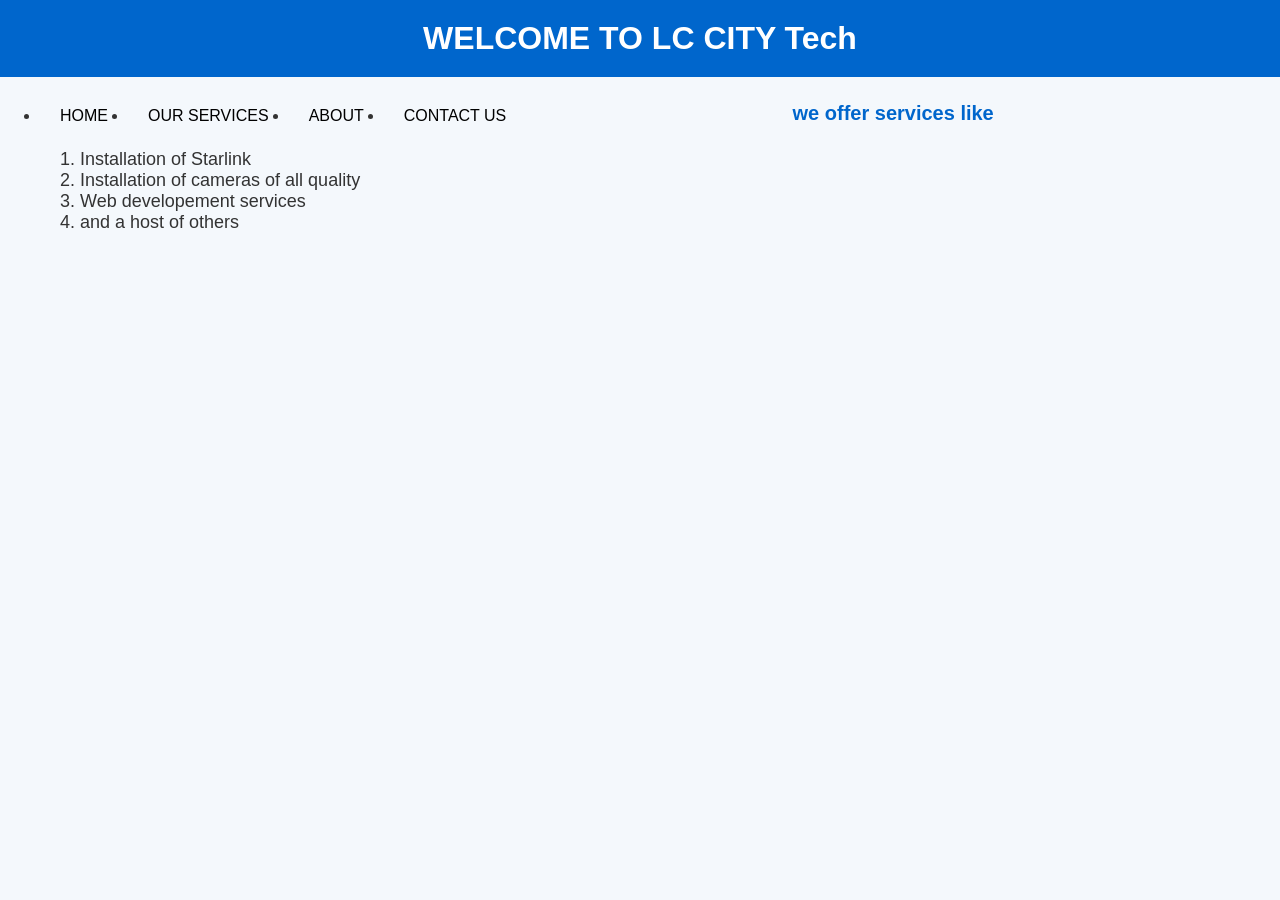
<file: 2.HTML>
<!DOCTYPE html>
<html lang="en">
    <link rel="stylesheet" href="work.css">
<head>
    <meta charset="UTF-8">
    <meta name="viewport" content="width=device-width, initial-scale=1.0">
    <title>LC City Tech ltd</title>
</head>
<body>
 <script src="node.js"></script>
     <h1>WELCOME TO LC CITY Tech</h1>
      <ul>
        <li class="btn"><a href="WORK.html">HOME</a> </li>
        <li class="btn"><a href="2.html">OUR SERVICES</a> </li> 
        <li class="btn"><a href="3.html">ABOUT</a></li>
        <li class="btn"><a href="4.html">CONTACT US</a></li>
      </ul>
      <p>we offer services like</p>
      <ol>
        <li>Installation of Starlink </li>
        <li>Installation of cameras of all quality</li>
        <li>Web developement services</li>
        <li>and a host of others</li>
      </ol>
</body>
</html>
</file>
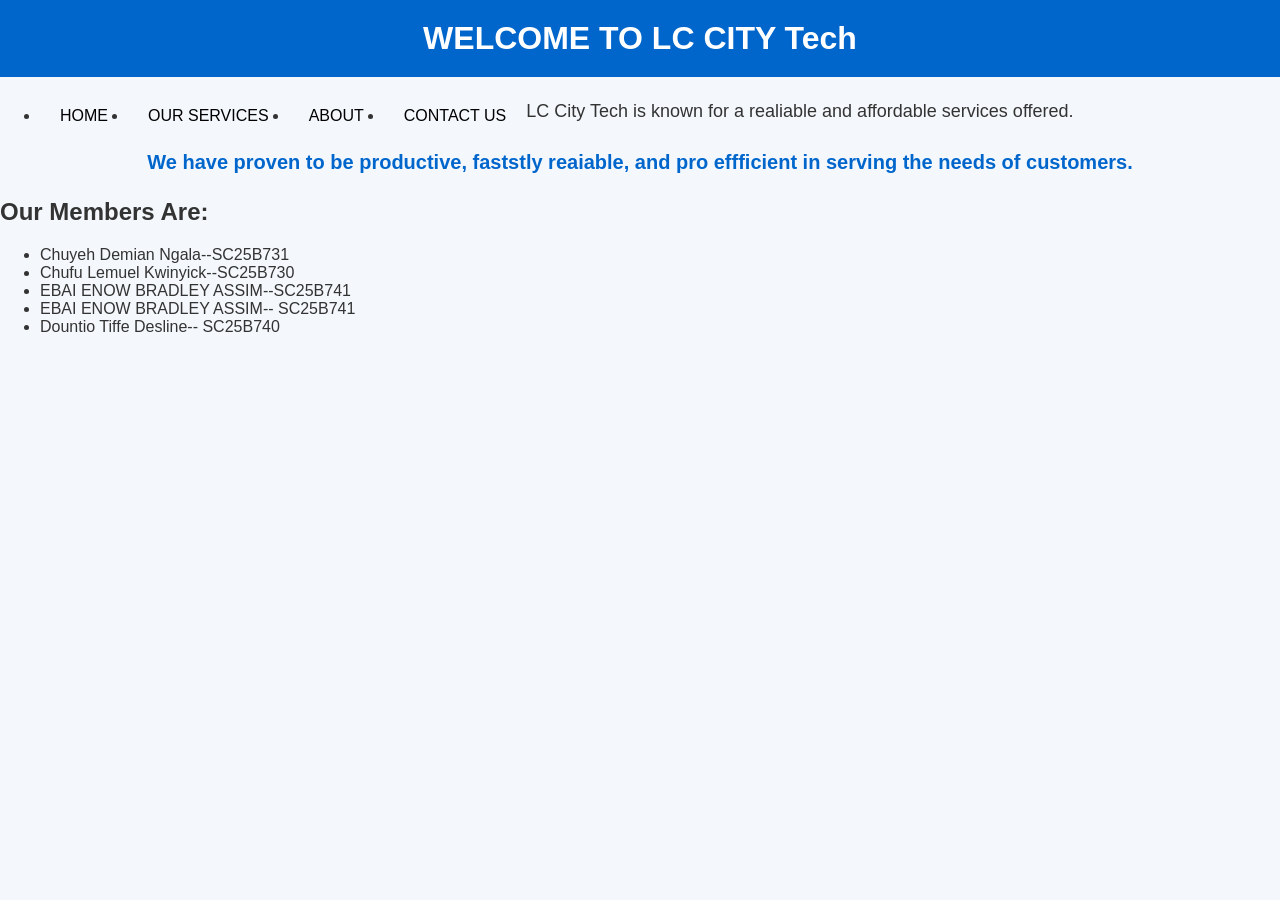
<file: 3.html>
<!DOCTYPE html>
<html lang="en">
    <link rel="stylesheet" href="work.css">
<head>
    <meta charset="UTF-8">
    <meta name="viewport" content="width=device-width, initial-scale=1.0">
    <title>LC City Tech ltd</title>
</head>
<body>
     <script src="node.js"></script>
     <h1>WELCOME TO LC CITY Tech</h1>
  <ul>
        <li class="btn"><a href="WORK.html">HOME</a> </li>
        <li class="btn"><a href="2.html">OUR SERVICES</a> </li> 
        <li class="btn"><a href="3.html">ABOUT</a></li>
        <li class="btn"><a href="4.html">CONTACT US</a></li>
      </ul>

      <p>LC City Tech is known for a realiable and affordable services offered.</p>
      <p>We have proven to be productive, faststly reaiable, and pro effficient in serving the needs of customers.</p>
<h2>Our Members Are:</h2>
<ul>
<li>Chuyeh Demian Ngala--SC25B731</li>
<li>Chufu Lemuel Kwinyick--SC25B730</li>
<li>EBAI ENOW BRADLEY ASSIM--SC25B741</li>
<li>EBAI ENOW BRADLEY ASSIM-- 
SC25B741</li>
<li>Dountio Tiffe Desline--
SC25B740</li>
</ul>
</body>
</html>
</file>
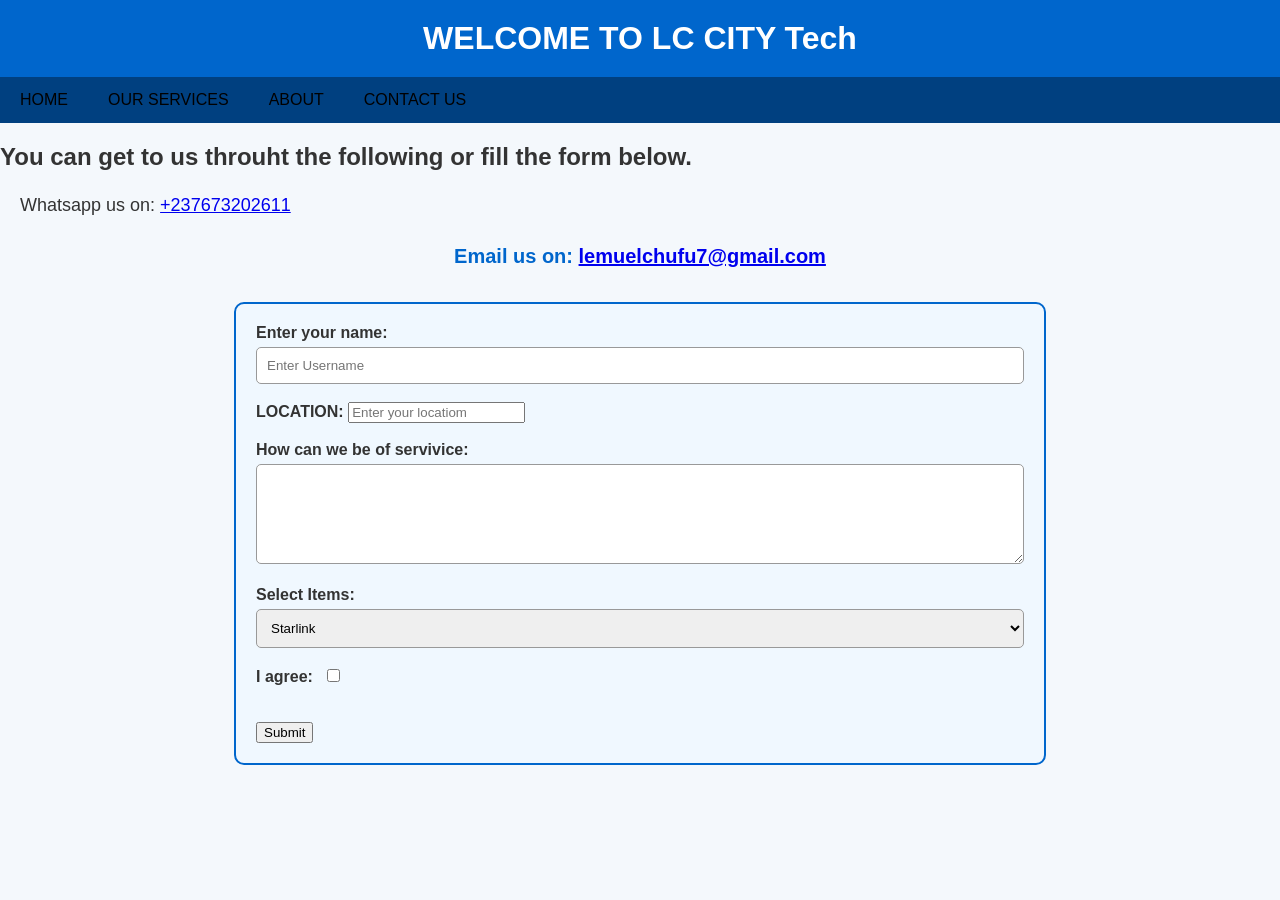
<file: 4.html>
<!DOCTYPE html>
<html lang="en">
    <link rel="stylesheet" href="work.css">
<head>
    <meta charset="UTF-8">
    <meta name="viewport" content="width=device-width, initial-scale=1.0">
    <title>LC City Tech ltd</title>
</head>
<body>
     <script src="node.js"></script>
     <h1>WELCOME TO LC CITY Tech</h1>
   <ul id="left">
        <li class="btn"><a href="WORK.html">HOME</a> </li>
        <li class="btn"><a href="2.html">OUR SERVICES</a> </li> 
        <li class="btn"><a href="3.html">ABOUT</a></li>
        <li class="btn"><a href="4.html">CONTACT US</a></li>
      </ul>
           <h2>You can get to us throuht the following or fill the form below.</h2>
      <p>Whatsapp us on: <a href="http://wa.me/+237673202611">+237673202611</a> </p>
      <p>Email us on: <a href="mailto:lemuelchufu7@gmail.com">lemuelchufu7@gmail.com</a></p>
      <form action="get" style="background-color: aliceblue;">
                  <label>Enter your name:</label>
    <input type="text" name="txtUsername" placeholder="Enter Username"/><br><br>
        
    <label>LOCATION:</label>
    <input type="number,text" name="txtPassword" placeholder="Enter your locatiom"/><br><br>
<label>How can we be of servivice:</label>
    <textarea name="message"></textarea><br><br>
     <label>Select Items:</label>
     <select name="Items">
          <option value="cm">Starlink</option>
          <option  value="ng">Camera</option>
          <option  value="ac">Solar supllies</option>
          <option  value="ca">others</option>
     </select><br><br>
       <label>I agree:</label>
    <input type="checkbox" name="aagree" value="yes"><br><br><br>
    <label style="align-items: center;"><input type="submit" placeholder="Submit Items"></label>
            </form>
</body>
</html>
</file>
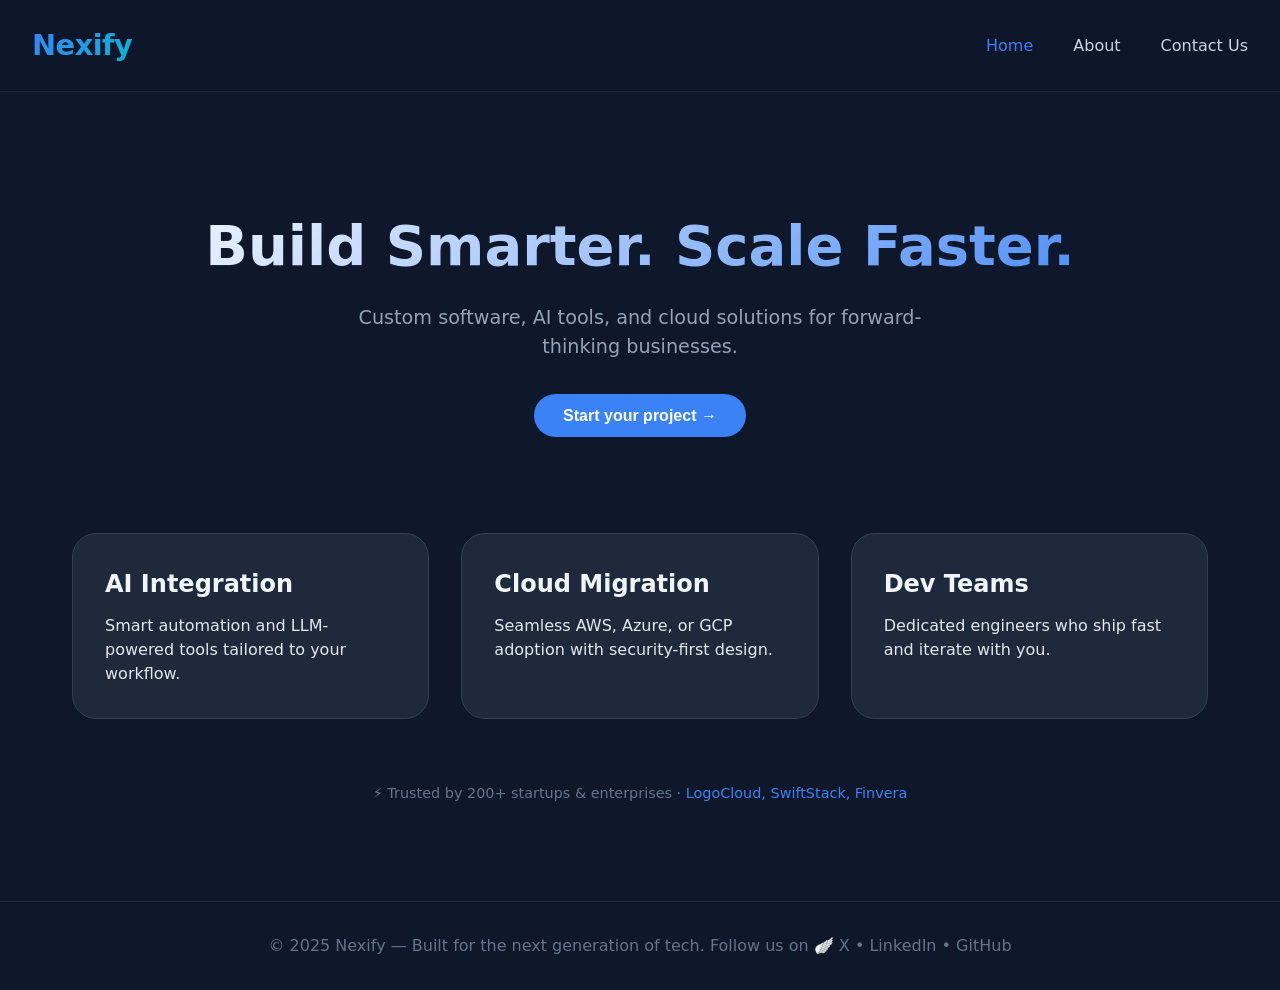
<file: nex.html>
<!DOCTYPE html>
<html lang="en">
<head>
    <meta charset="UTF-8">
    <meta name="viewport" content="width=device-width, initial-scale=1.0">
    <title>Nexify | Modern Tech Solutions</title>
    <style>
        * {
            margin: 0;
            padding: 0;
            box-sizing: border-box;
        }

        body {
            font-family: 'Inter', system-ui, -apple-system, sans-serif;
            background-color: #0F172A;
            color: #E2E8F0;
            line-height: 1.5;
            scroll-behavior: smooth;
        }

        /* Navigation */
        .navbar {
            display: flex;
            justify-content: space-between;
            align-items: center;
            padding: 1.5rem 2rem;
            background-color: rgba(15, 23, 42, 0.95);
            backdrop-filter: blur(10px);
            position: sticky;
            top: 0;
            z-index: 100;
            border-bottom: 1px solid #1E293B;
            flex-wrap: wrap;
        }

        .logo {
            font-size: 1.8rem;
            font-weight: 700;
            background: linear-gradient(135deg, #3B82F6, #06B6D4);
            -webkit-background-clip: text;
            background-clip: text;
            color: transparent;
            letter-spacing: -0.5px;
        }

        .nav-links {
            display: flex;
            gap: 2.5rem;
            list-style: none;
        }

        .nav-links a {
            color: #CBD5E1;
            text-decoration: none;
            font-weight: 500;
            transition: color 0.3s;
        }

        .nav-links a:hover, .nav-links a.active {
            color: #3B82F6;
        }

        /* Container & Sections */
        .container {
            max-width: 1200px;
            margin: 0 auto;
            padding: 4rem 2rem;
        }

        .section {
            display: none;
            animation: fadeIn 0.4s ease;
        }

        .section.active {
            display: block;
        }

        @keyframes fadeIn {
            from { opacity: 0; transform: translateY(10px);}
            to { opacity: 1; transform: translateY(0);}
        }

        /* Home specific */
        .hero {
            text-align: center;
            padding: 3rem 0 2rem;
        }

        .hero h1 {
            font-size: 3.5rem;
            font-weight: 800;
            background: linear-gradient(135deg, #FFFFFF, #3B82F6);
            -webkit-background-clip: text;
            background-clip: text;
            color: transparent;
            margin-bottom: 1rem;
        }

        .hero p {
            font-size: 1.2rem;
            color: #94A3B8;
            max-width: 600px;
            margin: 0 auto 2rem;
        }

        .btn {
            background: #3B82F6;
            color: white;
            border: none;
            padding: 0.8rem 1.8rem;
            font-size: 1rem;
            font-weight: 600;
            border-radius: 40px;
            cursor: pointer;
            transition: 0.3s;
            text-decoration: none;
            display: inline-block;
        }

        .btn:hover {
            background: #2563EB;
            transform: scale(1.02);
        }

        .cards {
            display: flex;
            gap: 2rem;
            margin: 4rem 0;
            flex-wrap: wrap;
            justify-content: center;
        }

        .card {
            background: #1E293B;
            padding: 2rem;
            border-radius: 24px;
            flex: 1;
            min-width: 220px;
            transition: 0.2s;
            border: 1px solid #334155;
        }

        .card:hover {
            border-color: #3B82F6;
            transform: translateY(-5px);
        }

        .card h3 {
            font-size: 1.5rem;
            margin-bottom: 0.75rem;
            color: #F1F5F9;
        }

        .client-logos {
            text-align: center;
            margin-top: 3rem;
            font-size: 0.9rem;
            color: #64748B;
        }

        /* About Page */
        .about-grid {
            display: grid;
            grid-template-columns: 1fr 1fr;
            gap: 3rem;
            margin: 2rem 0;
        }

        .team {
            display: flex;
            gap: 1.5rem;
            flex-wrap: wrap;
            margin-top: 2rem;
        }

        .team-member {
            background: #1E293B;
            padding: 1rem;
            border-radius: 20px;
            text-align: center;
            flex: 1;
        }

        .values {
            display: flex;
            gap: 1.5rem;
            margin: 2rem 0;
            flex-wrap: wrap;
        }

        .value-item {
            background: #0F172A;
            padding: 1rem;
            border-radius: 16px;
            border-left: 4px solid #3B82F6;
            flex: 1;
        }

        /* Contact Page */
        .contact-wrapper {
            display: flex;
            gap: 3rem;
            flex-wrap: wrap;
        }

        .contact-form {
            flex: 2;
            background: #1E293B;
            padding: 2rem;
            border-radius: 24px;
        }

        .contact-info {
            flex: 1;
            background: #1E293B;
            padding: 2rem;
            border-radius: 24px;
        }

        input, textarea, select {
            width: 100%;
            padding: 0.8rem;
            margin: 0.5rem 0 1rem;
            background: #0F172A;
            border: 1px solid #334155;
            border-radius: 12px;
            color: white;
            font-family: inherit;
        }

        button[type="submit"] {
            background: #3B82F6;
            width: 100%;
            margin-top: 1rem;
        }

        .response-message {
            margin-top: 1rem;
            font-size: 0.9rem;
            color: #4ADE80;
        }

        footer {
            text-align: center;
            padding: 2rem;
            border-top: 1px solid #1E293B;
            margin-top: 2rem;
            color: #64748B;
        }

        @media (max-width: 768px) {
            .navbar {
                flex-direction: column;
                gap: 1rem;
            }
            .hero h1 {
                font-size: 2.2rem;
            }
            .about-grid {
                grid-template-columns: 1fr;
            }
        }
    </style>
</head>
<body>

<nav class="navbar">
    <div class="logo">Nexify</div>
    <ul class="nav-links">
        <li><a href="#" data-page="home" class="active">Home</a></li>
        <li><a href="#" data-page="about">About</a></li>
        <li><a href="#" data-page="contact">Contact Us</a></li>
    </ul>
</nav>

<main class="container">
    <!-- HOME SECTION -->
    <div id="home" class="section active">
        <div class="hero">
            <h1>Build Smarter. Scale Faster.</h1>
            <p>Custom software, AI tools, and cloud solutions for forward-thinking businesses.</p>
            <button class="btn" id="homeContactBtn">Start your project →</button>
        </div>

        <div class="cards">
            <div class="card">
                <h3>AI Integration</h3>
                <p>Smart automation and LLM-powered tools tailored to your workflow.</p>
            </div>
            <div class="card">
                <h3>Cloud Migration</h3>
                <p>Seamless AWS, Azure, or GCP adoption with security-first design.</p>
            </div>
            <div class="card">
                <h3>Dev Teams</h3>
                <p>Dedicated engineers who ship fast and iterate with you.</p>
            </div>
        </div>

        <div class="client-logos">
            ⚡ Trusted by 200+ startups & enterprises · <span style="color:#3B82F6">LogoCloud, SwiftStack, Finvera</span>
        </div>
    </div>

    <!-- ABOUT SECTION -->
    <div id="about" class="section">
        <h2 style="font-size: 2rem; margin-bottom: 1rem;">About Nexify</h2>
        <p style="font-size: 1.2rem; color: #94A3B8; max-width: 700px;">We help non-technical founders and enterprises turn complex ideas into reliable tech.</p>
        
        <div class="about-grid">
            <div>
                <h3>📖 Our Mission</h3>
                <p>Democratize high-end engineering by combining AI, cloud, and human creativity. We build systems that don't just work — they evolve.</p>
                <h3 style="margin-top: 1.5rem;">⚡ Values</h3>
                <div class="values">
                    <div class="value-item">🔒 Transparency</div>
                    <div class="value-item">🛡️ Security-first</div>
                    <div class="value-item">💡 Innovation</div>
                </div>
            </div>
            <div>
                <h3>📅 Timeline</h3>
                <ul style="margin-left: 1.5rem; line-height: 2;">
                    <li><strong>2021</strong> — Founded in Austin, TX</li>
                    <li><strong>2022</strong> — First AI product launch</li>
                    <li><strong>2024</strong> — 50+ projects delivered</li>
                    <li><strong>2025</strong> — Global remote team of 35+</li>
                </ul>
            </div>
        </div>

        <h3>👥 Core team</h3>
        <div class="team">
            <div class="team-member">
                <div style="font-size: 2.5rem;">👩‍💻</div>
                <strong>Maya Chen</strong><br>Lead Engineer
            </div>
            <div class="team-member">
                <div style="font-size: 2.5rem;">🧠</div>
                <strong>James Okafor</strong><br>AI Strategist
            </div>
            <div class="team-member">
                <div style="font-size: 2.5rem;">📊</div>
                <strong>Elena Rossi</strong><br>Product Lead
            </div>
        </div>

        <div style="margin-top: 2rem; text-align: center;">
            <button class="btn" id="aboutContactBtn">Let's build together →</button>
        </div>
    </div>

    <!-- CONTACT SECTION -->
    <div id="contact" class="section">
        <h2 style="font-size: 2rem; margin-bottom: 1rem;">Contact Us</h2>
        <div class="contact-wrapper">
            <div class="contact-form">
                <h3>Send a message</h3>
                <form id="contactForm">
                    <input type="text" id="name" placeholder="Full name" required>
                    <input type="email" id="email" placeholder="Email address" required>
                    <select id="projectType">
                        <option>AI / Automation</option>
                        <option>Cloud Migration</option>
                        <option>Team augmentation</option>
                        <option>Other</option>
                    </select>
                    <textarea rows="4" placeholder="Tell us about your idea..." required></textarea>
                    <button type="submit" class="btn">Send message →</button>
                    <div id="formResponse" class="response-message"></div>
                </form>
            </div>
            <div class="contact-info">
                <h3>📬 Direct</h3>
                <p><strong>Email:</strong> hello@nexify.dev</p>
                <p><strong>Phone:</strong> +1 (512) 555-0987</p>
                <p><strong>HQ:</strong> 201 Congress Ave, Austin, TX</p>
                <p><strong>Response:</strong> within 24h</p>
                <hr style="margin: 1.5rem 0; border-color: #334155;">
                <p>🔗 <strong>Schedule a 15-min discovery call</strong><br>
                <button class="btn" style="background:#334155; margin-top: 0.5rem;" id="mockSchedule">Book calendar →</button></p>
            </div>
        </div>
    </div>
</main>

<footer>
    © 2025 Nexify — Built for the next generation of tech. Follow us on 🪽 X • LinkedIn • GitHub
</footer>

<script>
    // Page switching logic
    const sections = {
        home: document.getElementById('home'),
        about: document.getElementById('about'),
        contact: document.getElementById('contact')
    };

    function showPage(pageId) {
        Object.keys(sections).forEach(id => {
            sections[id].classList.remove('active');
        });
        sections[pageId].classList.add('active');

        // Update active class on nav links
        document.querySelectorAll('.nav-links a').forEach(link => {
            link.classList.remove('active');
            if(link.getAttribute('data-page') === pageId) {
                link.classList.add('active');
            }
        });
    }

    document.querySelectorAll('.nav-links a').forEach(link => {
        link.addEventListener('click', (e) => {
            e.preventDefault();
            const page = link.getAttribute('data-page');
            showPage(page);
            window.scrollTo({ top: 0, behavior: 'smooth' });
        });
    });

    // Buttons that go to contact
    const homeBtn = document.getElementById('homeContactBtn');
    const aboutBtn = document.getElementById('aboutContactBtn');
    if(homeBtn) homeBtn.addEventListener('click', () => showPage('contact'));
    if(aboutBtn) aboutBtn.addEventListener('click', () => showPage('contact'));

    // Mock schedule alert
    const scheduleBtn = document.getElementById('mockSchedule');
    if(scheduleBtn) {
        scheduleBtn.addEventListener('click', () => {
            alert('📅 Demo link sent to your email (demo mode). In production, integrate Calendly.');
        });
    }

    // Contact form simulation
    const form = document.getElementById('contactForm');
    if(form) {
        form.addEventListener('submit', (e) => {
            e.preventDefault();
            const name = document.getElementById('name')?.value;
            const email = document.getElementById('email')?.value;
            if(name && email) {
                document.getElementById('formResponse').innerText = `✨ Thanks ${name}! We'll reach out to ${email} within 24 hours.`;
                form.reset();
            } else {
                document.getElementById('formResponse').innerText = '⚠️ Please fill name and email.';
            }
        });
    }
</script>
</body>
</html>
</file>
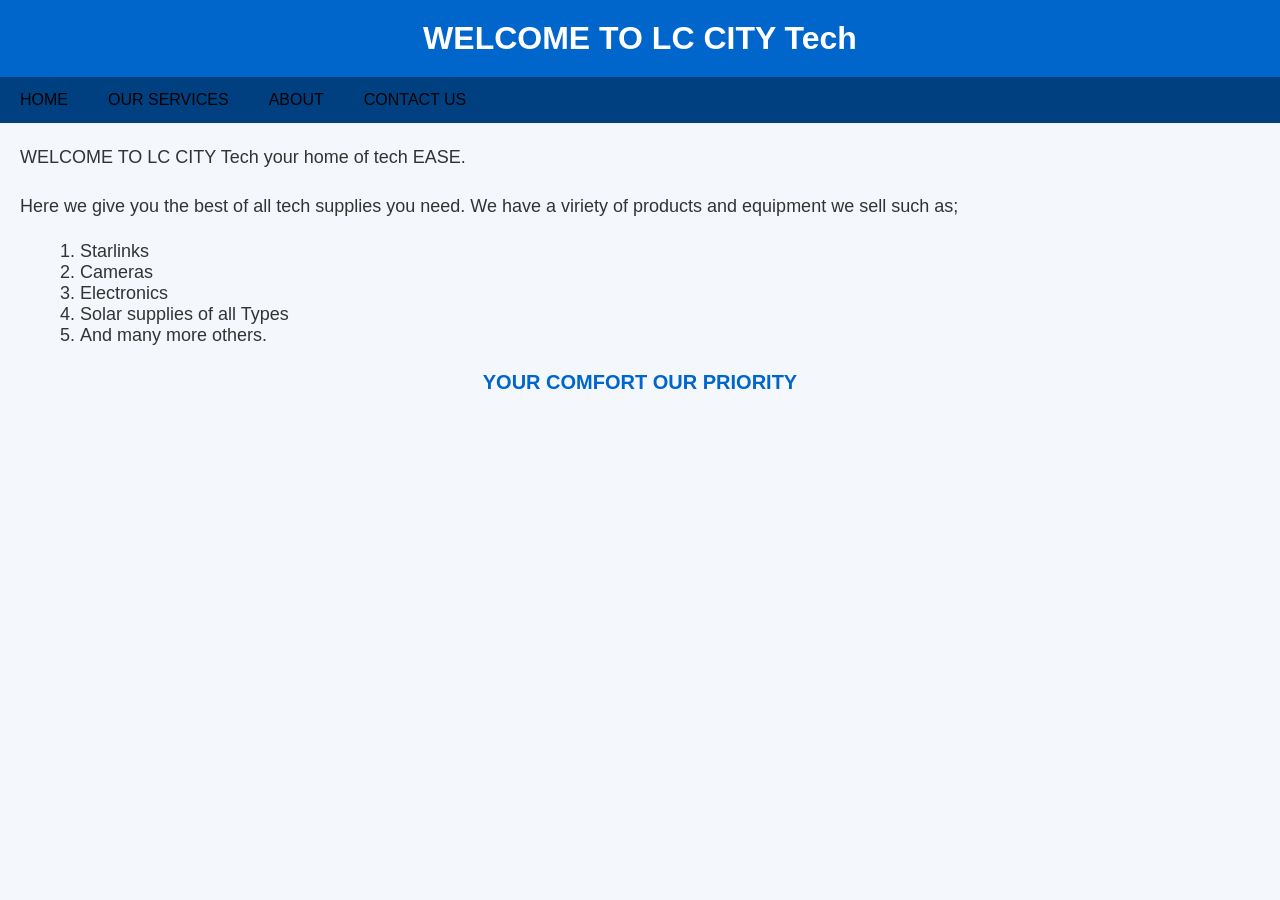
<file: WORK.html>
<!DOCTYPE html>
<html lang="en">
    <link rel="stylesheet" href="work.css">
<head>
    <meta charset="UTF-8">
    <meta name="viewport" content="width=u, initial-scale=1.0">
    <title>LC City Tech ltd</title>
</head>
<body>
    <script src="node.js"></script>
     <h1>WELCOME TO LC CITY Tech</h1>
      <ul id="left">
        <li class="btn"><a href="WORK.html">HOME</a> </li>
        <li class="btn"><a href="2.html">OUR SERVICES</a> </li> 
        <li class="btn"><a href="3.html">ABOUT</a></li>
        <li class="btn"><a href="4.html">CONTACT US</a></li>
      </ul>
    <p>WELCOME TO LC CITY Tech your home of tech EASE.</p>
     <P>Here we give you the best of all tech supplies you need. We have a viriety of products and equipment we sell such as; </P>
       <ol>
        <li>Starlinks</li>
        <li>Cameras</li>
        <li>Electronics</li>
        <li>Solar supplies of all Types</li>
        <li>And many more others.</li>
       </ol>
        <p>YOUR COMFORT OUR PRIORITY</p>
      
    </body>
</html>
</file>
<file: work.css>
body {
    font-family: Arial, sans-serif;
    background-color: #f4f8fc;
    margin: 0;
    padding: 0;
    color: #333;
}
h1 {
    background-color: #0066cc;
    color: white;
    text-align: center;
    padding: 20px;
    margin: 0;
}
#left {
    list-style-type: none;
    margin: 0;
    padding: 0;
    background-color: #004080;
    overflow: hidden;
}

.btn {
    float: left;
}

.btn a {
    display: block;
    color: rgb(0, 0, 0);
    text-decoration: none;
    padding: 14px 20px;
    text-align: center;
}

.btn a:hover {
    background-color: #0066cc;
}

p {
    margin: 20px;
    font-size: 18px;
    line-height: 1.6;
}

ol {
    margin: 20px 40px;
    font-size: 18px;
}

form {
    width: 60%;
    margin: 30px auto;
    padding: 20px;
    border: 2px solid #0066cc;
    border-radius: 10px;
    background-color: aliceblue;
}

label {
    font-weight: bold;
}

input[type="text"],
input[type="number"],
textarea,
select {
    width: 100%;
    padding: 10px;
    margin-top: 5px;
    border: 1px solid #999;
    border-radius: 5px;
    box-sizing: border-box;
}

textarea {
    height: 100px;
    resize: vertical;
}

input[type="radio"],
input[type="checkbox"] {
    margin-left: 10px;
}

p:last-of-type {
    text-align: center;
    font-weight: bold;
    color: #0066cc;
    font-size: 20px;
}
</file>
